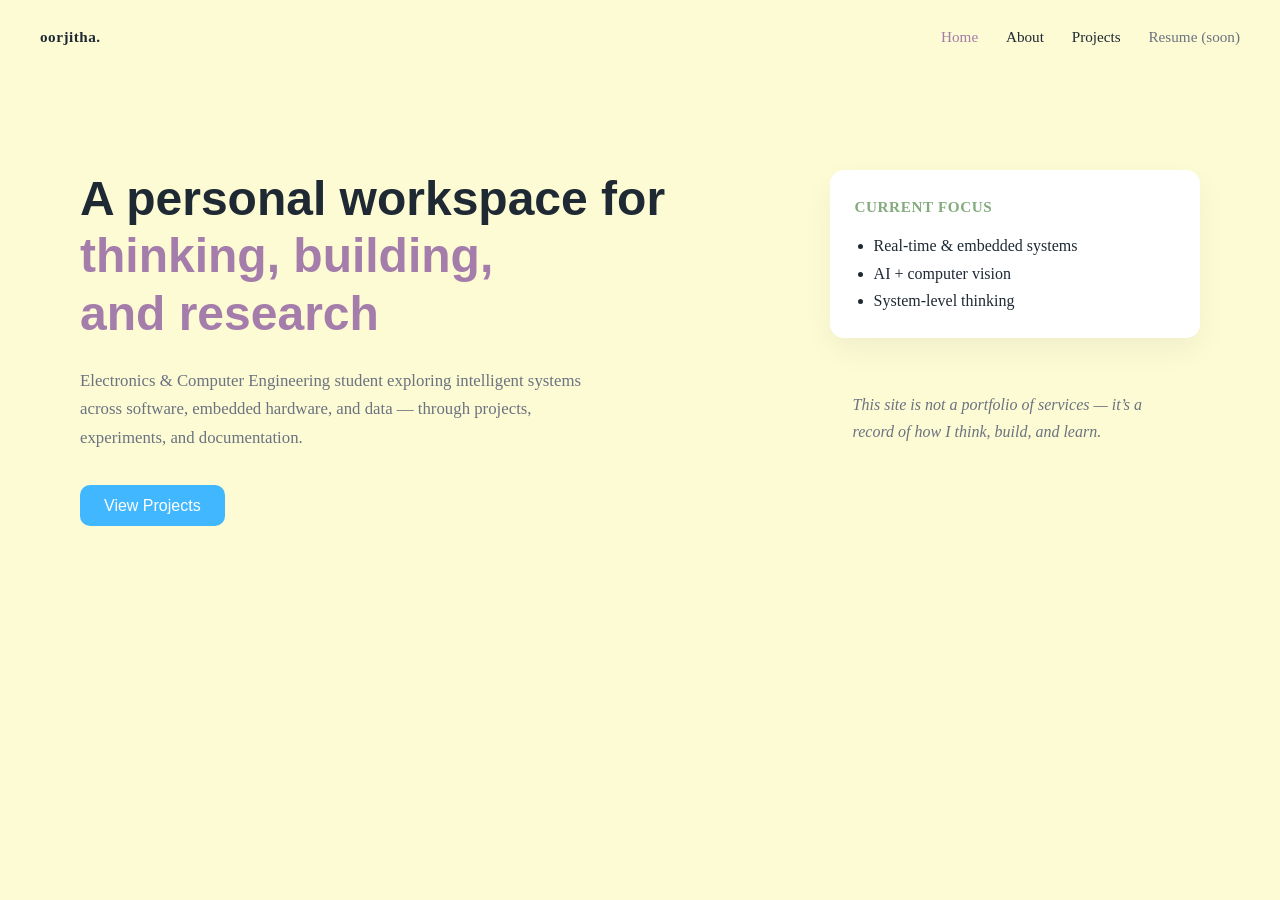
<file: index.html>
<!DOCTYPE html>
<html lang="en">
<head>
  <meta charset="UTF-8" />
  <meta name="viewport" content="width=device-width, initial-scale=1.0" />
  <title>Oorjitha | Workspace</title>
  <link rel="stylesheet" href="style.css" />
</head>
<body>

<!-- NAVIGATION -->
<nav class="top-nav">
  <div class="nav-left">oorjitha.</div>
  <div class="nav-right">
    <a href="index.html" class="active">Home</a>
    <a href="about.html">About</a>
    <a href="projects.html">Projects</a>
    <span class="nav-muted">Resume (soon)</span>
  </div>
</nav>

<!-- HERO / WORKSPACE -->
<section class="workspace">

  <!-- LEFT: MAIN THOUGHT -->
  <div class="workspace-main">
    <h1>
      A personal workspace for<br />
      <span class="soft-highlight">thinking, building,<br />and research</span>
    </h1>

    <p class="workspace-intro">
      Electronics & Computer Engineering student exploring intelligent systems
      across software, embedded hardware, and data — through projects,
      experiments, and documentation.
    </p>

    <a href="projects.html" class="btn primary">View Projects</a>
  </div>

  <!-- RIGHT: NOTES -->
  <div class="workspace-notes">
    <div class="note-card">
      <h4>Current focus</h4>
      <ul>
        <li>Real-time & embedded systems</li>
        <li>AI + computer vision</li>
        <li>System-level thinking</li>
      </ul>
    </div>

    <div class="note-card subtle">
      <p>
        This site is not a portfolio of services —
        it’s a record of how I think, build, and learn.
      </p>
    </div>
  </div>

</section>

</body>
</html>
</file>
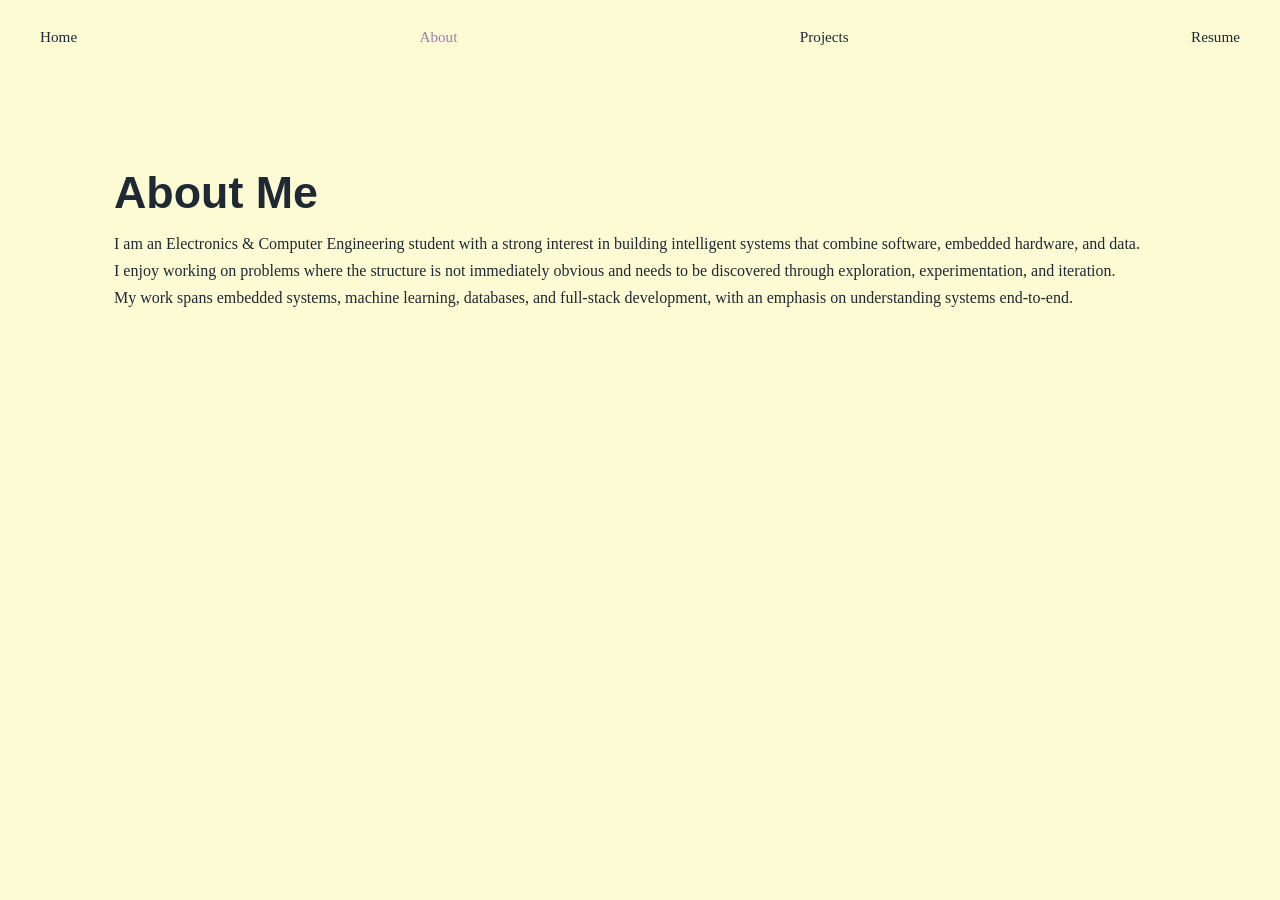
<file: aboout.html>
<!DOCTYPE html>
<html lang="en">
<head>
  <meta charset="UTF-8" />
  <meta name="viewport" content="width=device-width, initial-scale=1.0" />
  <title>About | Oorjitha</title>
  <link rel="stylesheet" href="style.css" />
</head>
<body>

<nav class="top-nav">
  <a href="index.html">Home</a>
  <a href="about.html" class="active">About</a>
  <a href="projects.html">Projects</a>
  <a href="resume.pdf" target="_blank">Resume</a>
</nav>

<section>
  <h1>About Me</h1>

  <p>
    I am an Electronics & Computer Engineering student with a strong interest in
    building intelligent systems that combine software, embedded hardware, and data.
  </p>

  <p>
    I enjoy working on problems where the structure is not immediately obvious
    and needs to be discovered through exploration, experimentation, and iteration.
  </p>

  <p>
    My work spans embedded systems, machine learning, databases, and full-stack
    development, with an emphasis on understanding systems end-to-end.
  </p>
</section>

</body>
</html>
</file>
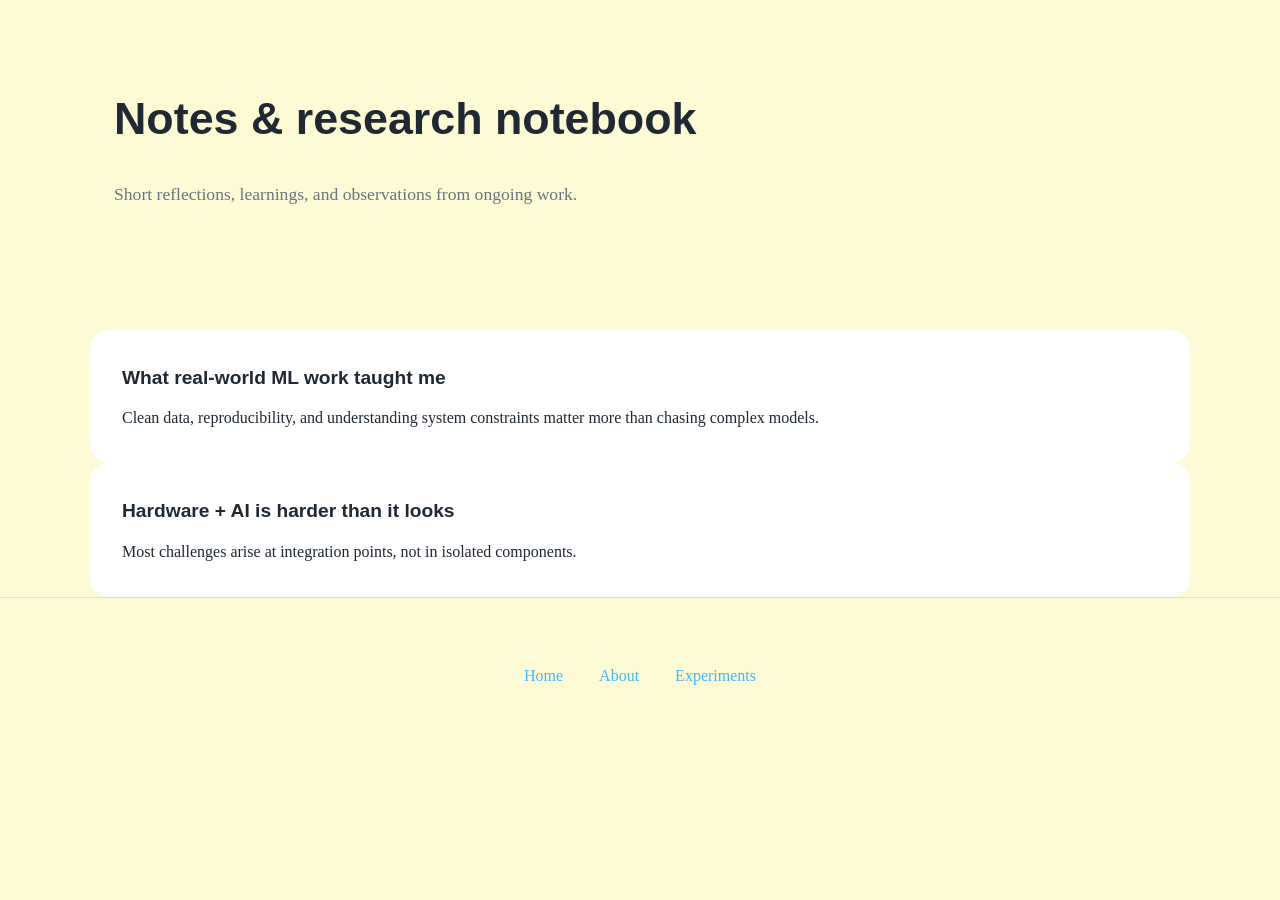
<file: notes.html>
<!DOCTYPE html>
<html lang="en">
<head>
  <meta charset="UTF-8" />
  <meta name="viewport" content="width=device-width, initial-scale=1.0" />
  <title>Notes | Oorjitha</title>
  <link rel="stylesheet" href="style.css" />
</head>

<body>

<section>
  <h1>Notes & research notebook</h1>

  <p class="subtitle">
    Short reflections, learnings, and observations from ongoing work.
  </p>
</section>

<section class="writing-item">
  <h3>What real-world ML work taught me</h3>
  <p>
    Clean data, reproducibility, and understanding system constraints matter
    more than chasing complex models.
  </p>
</section>

<section class="writing-item">
  <h3>Hardware + AI is harder than it looks</h3>
  <p>
    Most challenges arise at integration points, not in isolated components.
  </p>
</section>

<footer>
  <div class="footer-links">
    <a href="index.html">Home</a>
    <a href="about.html">About</a>
    <a href="experiments.html">Experiments</a>
  </div>
</footer>

</body>
</html>
</file>
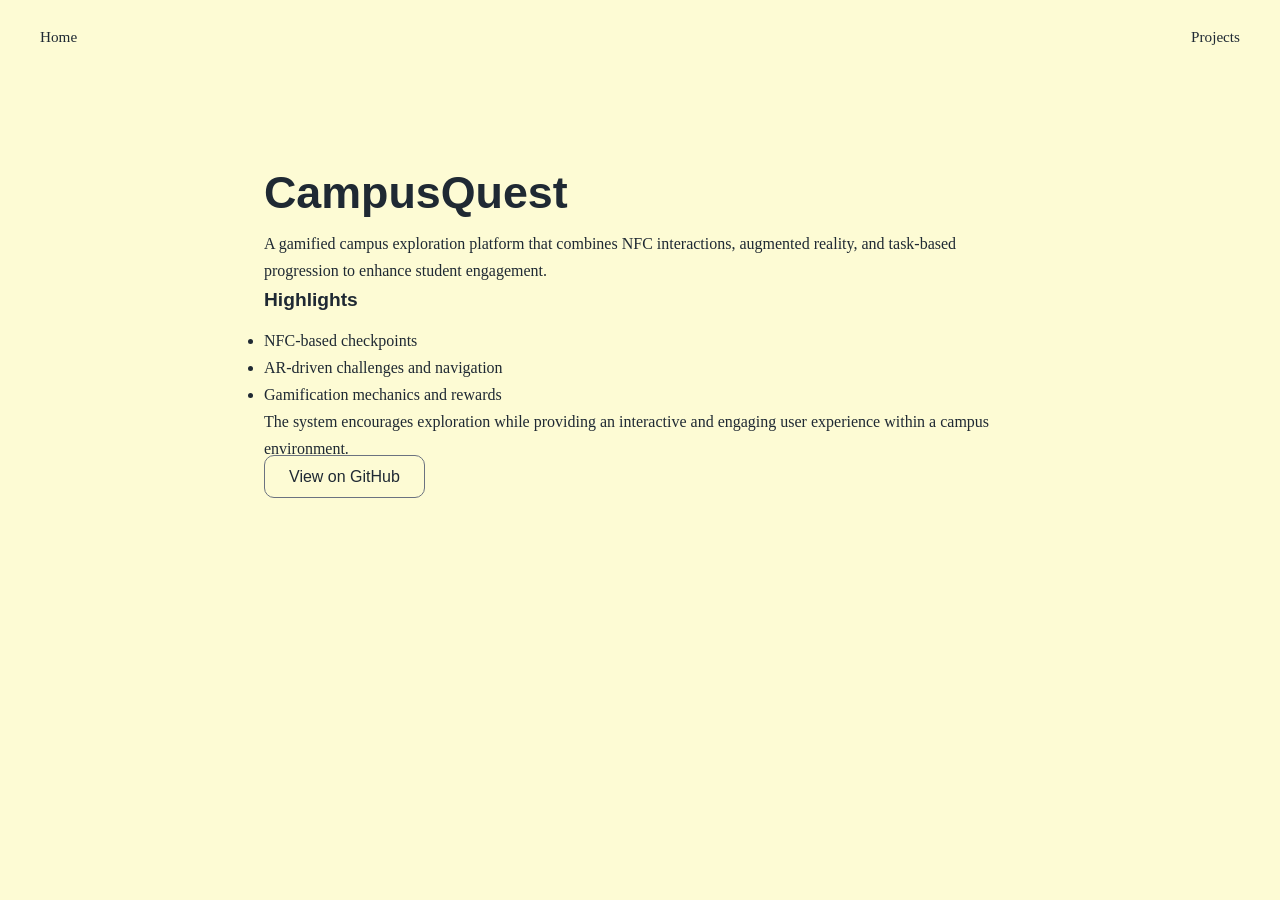
<file: projects/campusquest.html>
<!DOCTYPE html>
<html lang="en">
<head>
  <meta charset="UTF-8" />
  <meta name="viewport" content="width=device-width, initial-scale=1.0" />
  <title>CampusQuest</title>
  <link rel="stylesheet" href="../style.css" />
</head>
<body>

<nav class="top-nav">
  <a href="../index.html">Home</a>
  <a href="../projects.html">Projects</a>
</nav>

<section class="project-page">
  <h1>CampusQuest</h1>

  <p>
    A gamified campus exploration platform that combines NFC interactions,
    augmented reality, and task-based progression to enhance student engagement.
  </p>

  <h3>Highlights</h3>
  <ul>
    <li>NFC-based checkpoints</li>
    <li>AR-driven challenges and navigation</li>
    <li>Gamification mechanics and rewards</li>
  </ul>

  <p>
    The system encourages exploration while providing an interactive and
    engaging user experience within a campus environment.
  </p>

  <a href="https://github.com/oorjithareddy/YOUR_CAMPUSQUEST_REPO"
     target="_blank"
     class="btn secondary">
    View on GitHub
  </a>
</section>

</body>
</html>
</file>
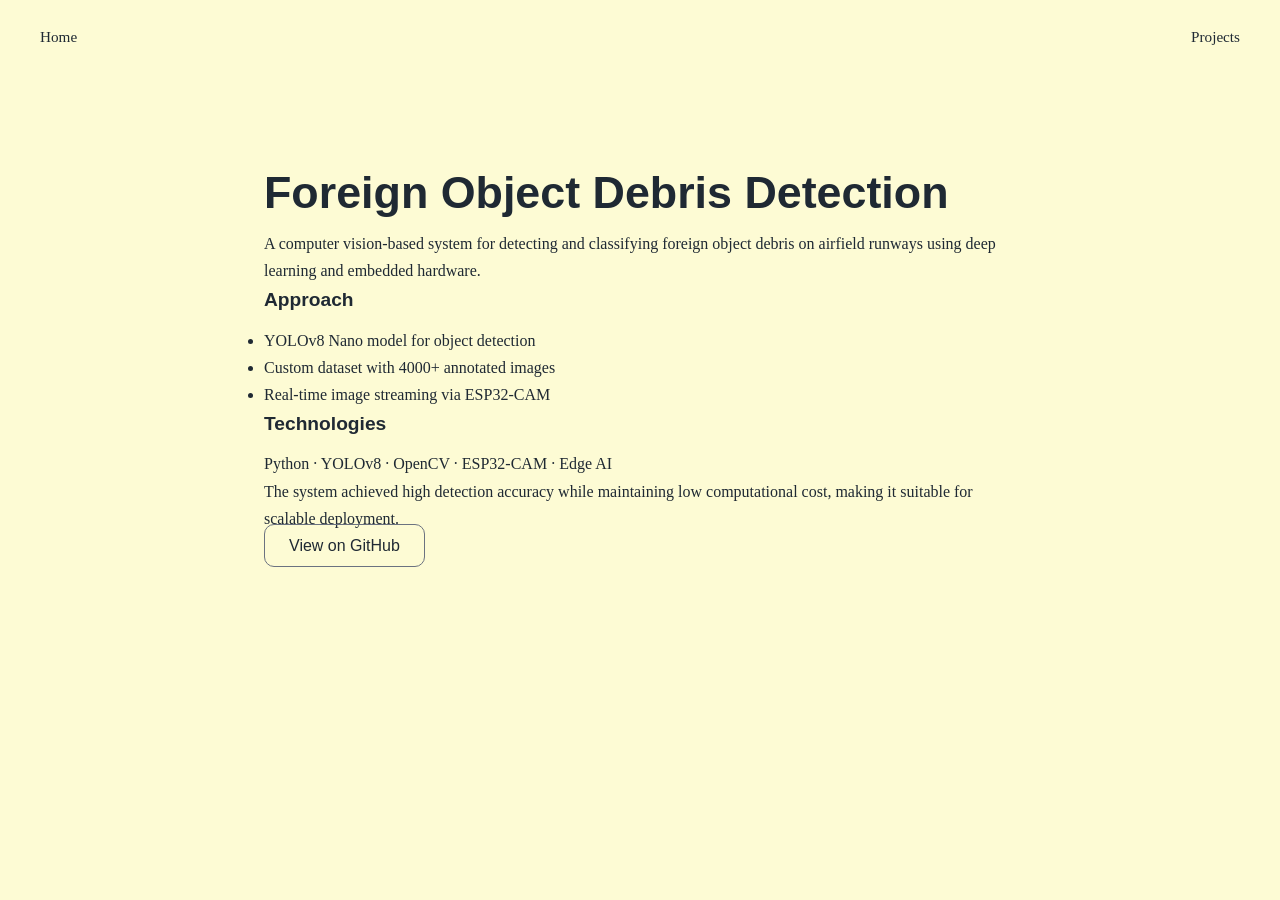
<file: projects/fod-detection.html>
<!DOCTYPE html>
<html lang="en">
<head>
  <meta charset="UTF-8" />
  <meta name="viewport" content="width=device-width, initial-scale=1.0" />
  <title>FOD Detection using Computer Vision</title>
  <link rel="stylesheet" href="../style.css" />
</head>
<body>

<nav class="top-nav">
  <a href="../index.html">Home</a>
  <a href="../projects.html">Projects</a>
</nav>

<section class="project-page">
  <h1>Foreign Object Debris Detection</h1>

  <p>
    A computer vision-based system for detecting and classifying foreign object
    debris on airfield runways using deep learning and embedded hardware.
  </p>

  <h3>Approach</h3>
  <ul>
    <li>YOLOv8 Nano model for object detection</li>
    <li>Custom dataset with 4000+ annotated images</li>
    <li>Real-time image streaming via ESP32-CAM</li>
  </ul>

  <h3>Technologies</h3>
  <p>
    Python · YOLOv8 · OpenCV · ESP32-CAM · Edge AI
  </p>

  <p>
    The system achieved high detection accuracy while maintaining low
    computational cost, making it suitable for scalable deployment.
  </p>

  <a href="https://github.com/oorjithareddy/YOUR_FOD_REPO"
     target="_blank"
     class="btn secondary">
    View on GitHub
  </a>
</section>

</body>
</html>
</file>
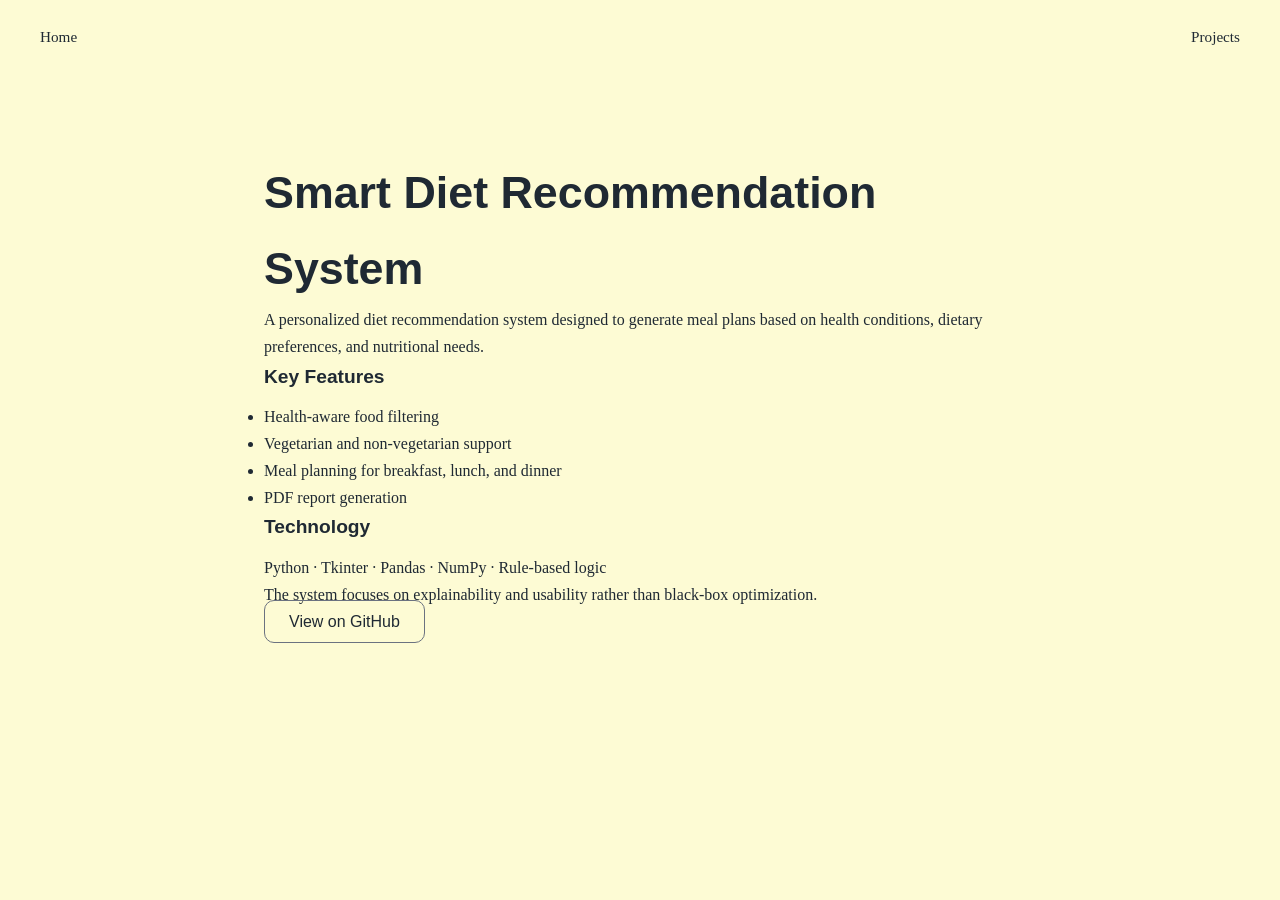
<file: projects/smart-diet.html>
<!DOCTYPE html>
<html lang="en">
<head>
  <meta charset="UTF-8" />
  <meta name="viewport" content="width=device-width, initial-scale=1.0" />
  <title>Smart Diet Recommendation System</title>
  <link rel="stylesheet" href="../style.css" />
</head>
<body>

<nav class="top-nav">
  <a href="../index.html">Home</a>
  <a href="../projects.html">Projects</a>
</nav>

<section class="project-page">
  <h1>Smart Diet Recommendation System</h1>

  <p>
    A personalized diet recommendation system designed to generate meal plans
    based on health conditions, dietary preferences, and nutritional needs.
  </p>

  <h3>Key Features</h3>
  <ul>
    <li>Health-aware food filtering</li>
    <li>Vegetarian and non-vegetarian support</li>
    <li>Meal planning for breakfast, lunch, and dinner</li>
    <li>PDF report generation</li>
  </ul>

  <h3>Technology</h3>
  <p>
    Python · Tkinter · Pandas · NumPy · Rule-based logic
  </p>

  <p>
    The system focuses on explainability and usability rather than black-box
    optimization.
  </p>

  <a href="https://github.com/oorjithareddy/YOUR_DIET_REPO"
     target="_blank"
     class="btn secondary">
    View on GitHub
  </a>
</section>

</body>
</html>
</file>
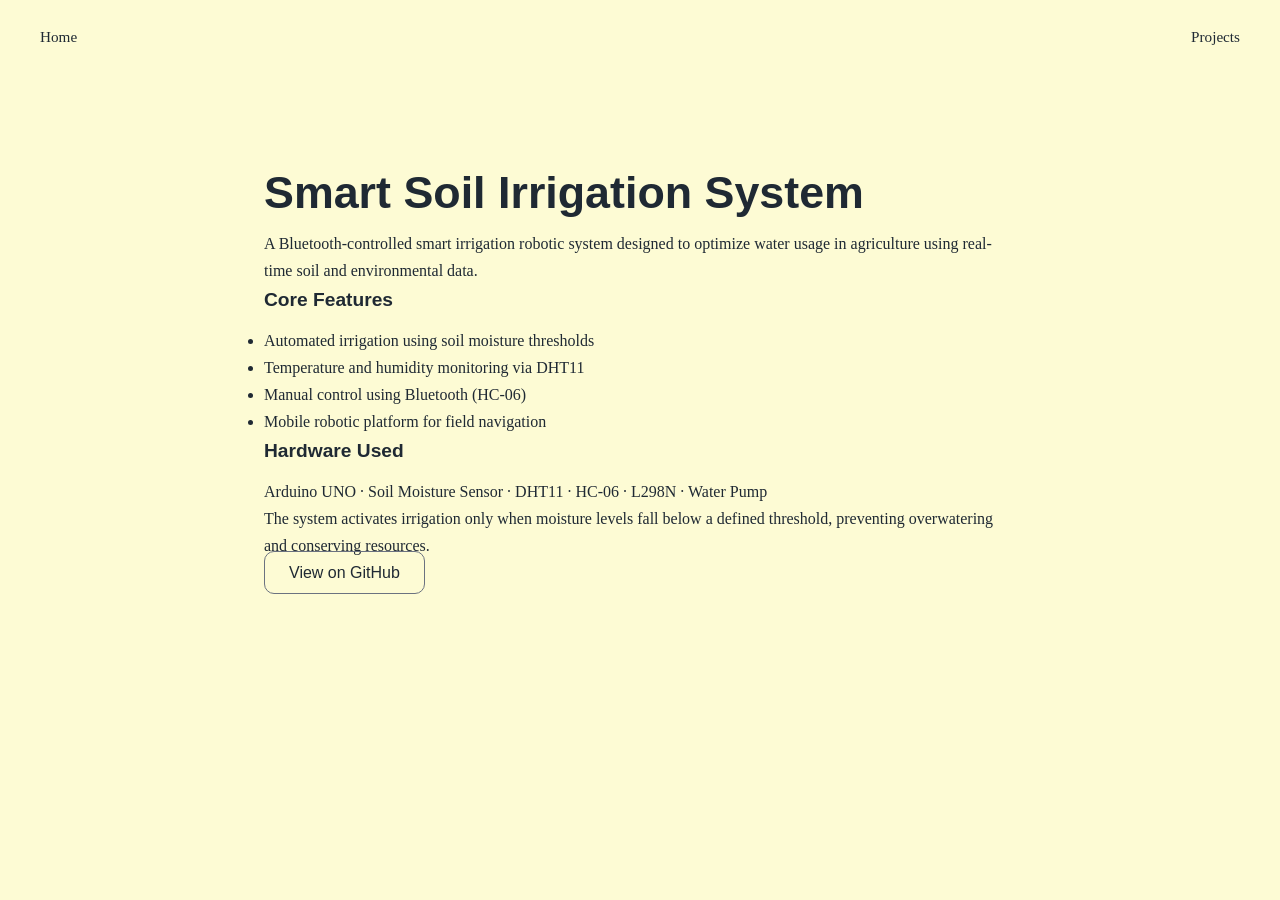
<file: projects/smart-irrigation.html>
<!DOCTYPE html>
<html lang="en">
<head>
  <meta charset="UTF-8" />
  <meta name="viewport" content="width=device-width, initial-scale=1.0" />
  <title>Smart Soil Irrigation System</title>
  <link rel="stylesheet" href="../style.css" />
</head>
<body>

<nav class="top-nav">
  <a href="../index.html">Home</a>
  <a href="../projects.html">Projects</a>
</nav>

<section class="project-page">
  <h1>Smart Soil Irrigation System</h1>

  <p>
    A Bluetooth-controlled smart irrigation robotic system designed to optimize
    water usage in agriculture using real-time soil and environmental data.
  </p>

  <h3>Core Features</h3>
  <ul>
    <li>Automated irrigation using soil moisture thresholds</li>
    <li>Temperature and humidity monitoring via DHT11</li>
    <li>Manual control using Bluetooth (HC-06)</li>
    <li>Mobile robotic platform for field navigation</li>
  </ul>

  <h3>Hardware Used</h3>
  <p>
    Arduino UNO · Soil Moisture Sensor · DHT11 · HC-06 · L298N · Water Pump
  </p>

  <p>
    The system activates irrigation only when moisture levels fall below a
    defined threshold, preventing overwatering and conserving resources.
  </p>

  <a href="https://github.com/oorjithareddy/YOUR_IRRIGATION_REPO"
     target="_blank"
     class="btn secondary">
    View on GitHub
  </a>
</section>

</body>
</html>
</file>
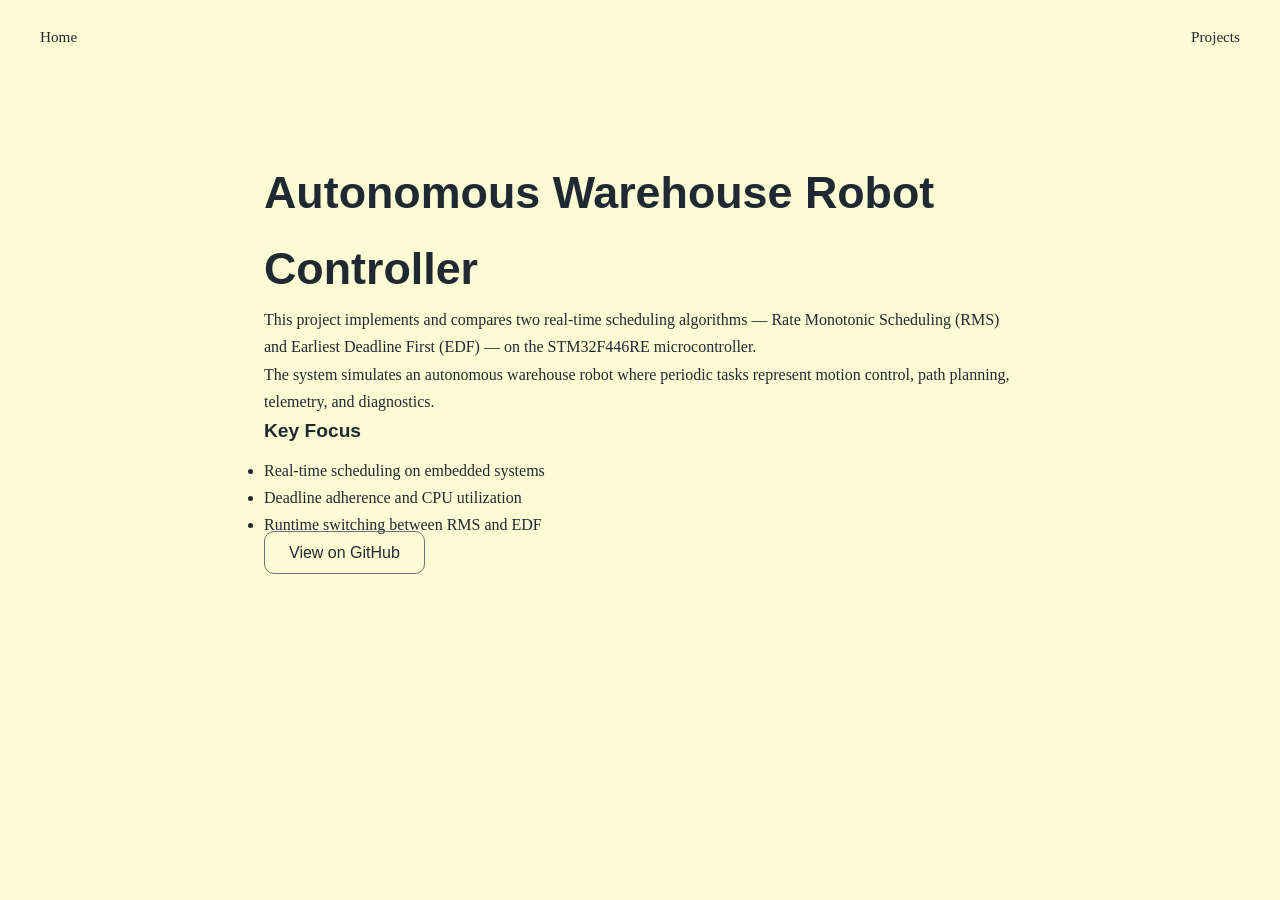
<file: projects/warehouse-robot.html>
<!DOCTYPE html>
<html lang="en">
<head>
  <meta charset="UTF-8" />
  <meta name="viewport" content="width=device-width, initial-scale=1.0" />
  <title>Autonomous Warehouse Robot Controller</title>
  <link rel="stylesheet" href="../style.css" />
</head>
<body>

<nav class="top-nav">
  <a href="../index.html">Home</a>
  <a href="../projects.html">Projects</a>
</nav>

<section class="project-page">
  <h1>Autonomous Warehouse Robot Controller</h1>

  <p>
    This project implements and compares two real-time scheduling algorithms —
    Rate Monotonic Scheduling (RMS) and Earliest Deadline First (EDF) — on the
    STM32F446RE microcontroller.
  </p>

  <p>
    The system simulates an autonomous warehouse robot where periodic tasks
    represent motion control, path planning, telemetry, and diagnostics.
  </p>

  <h3>Key Focus</h3>
  <ul>
    <li>Real-time scheduling on embedded systems</li>
    <li>Deadline adherence and CPU utilization</li>
    <li>Runtime switching between RMS and EDF</li>
  </ul>

  <a href="https://github.com/oorjithareddy/YOUR_REPO_LINK"
     target="_blank"
     class="btn secondary">
    View on GitHub
  </a>
</section>

</body>
</html>
</file>
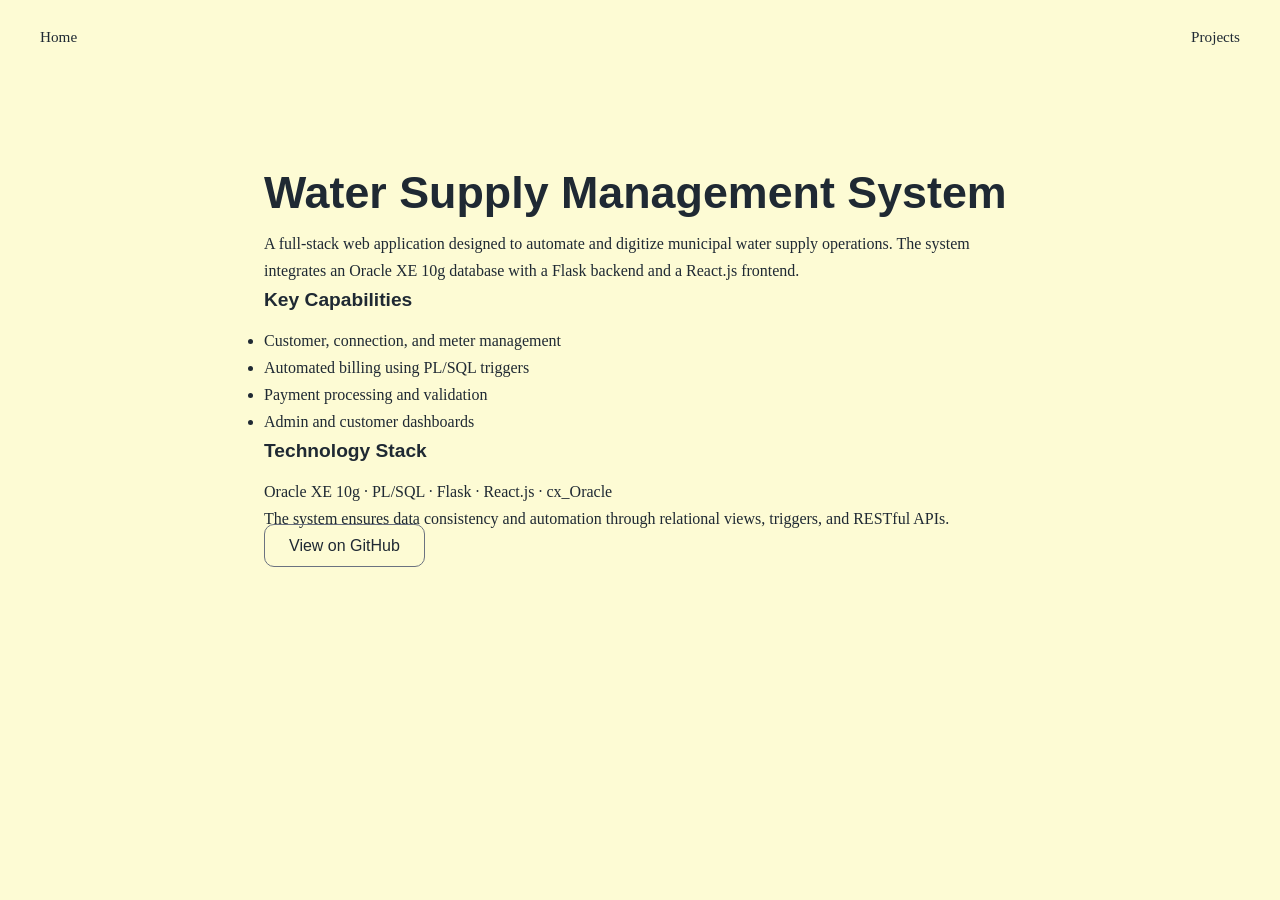
<file: projects/water-management.html>
<!DOCTYPE html>
<html lang="en">
<head>
  <meta charset="UTF-8" />
  <meta name="viewport" content="width=device-width, initial-scale=1.0" />
  <title>Water Supply Management System</title>
  <link rel="stylesheet" href="../style.css" />
</head>
<body>

<nav class="top-nav">
  <a href="../index.html">Home</a>
  <a href="../projects.html">Projects</a>
</nav>

<section class="project-page">
  <h1>Water Supply Management System</h1>

  <p>
    A full-stack web application designed to automate and digitize municipal
    water supply operations. The system integrates an Oracle XE 10g database
    with a Flask backend and a React.js frontend.
  </p>

  <h3>Key Capabilities</h3>
  <ul>
    <li>Customer, connection, and meter management</li>
    <li>Automated billing using PL/SQL triggers</li>
    <li>Payment processing and validation</li>
    <li>Admin and customer dashboards</li>
  </ul>

  <h3>Technology Stack</h3>
  <p>
    Oracle XE 10g · PL/SQL · Flask · React.js · cx_Oracle
  </p>

  <p>
    The system ensures data consistency and automation through relational
    views, triggers, and RESTful APIs.
  </p>

  <a href="https://github.com/oorjithareddy/YOUR_WATER_MANAGEMENT_REPO"
     target="_blank"
     class="btn secondary">
    View on GitHub
  </a>
</section>

</body>
</html>
</file>
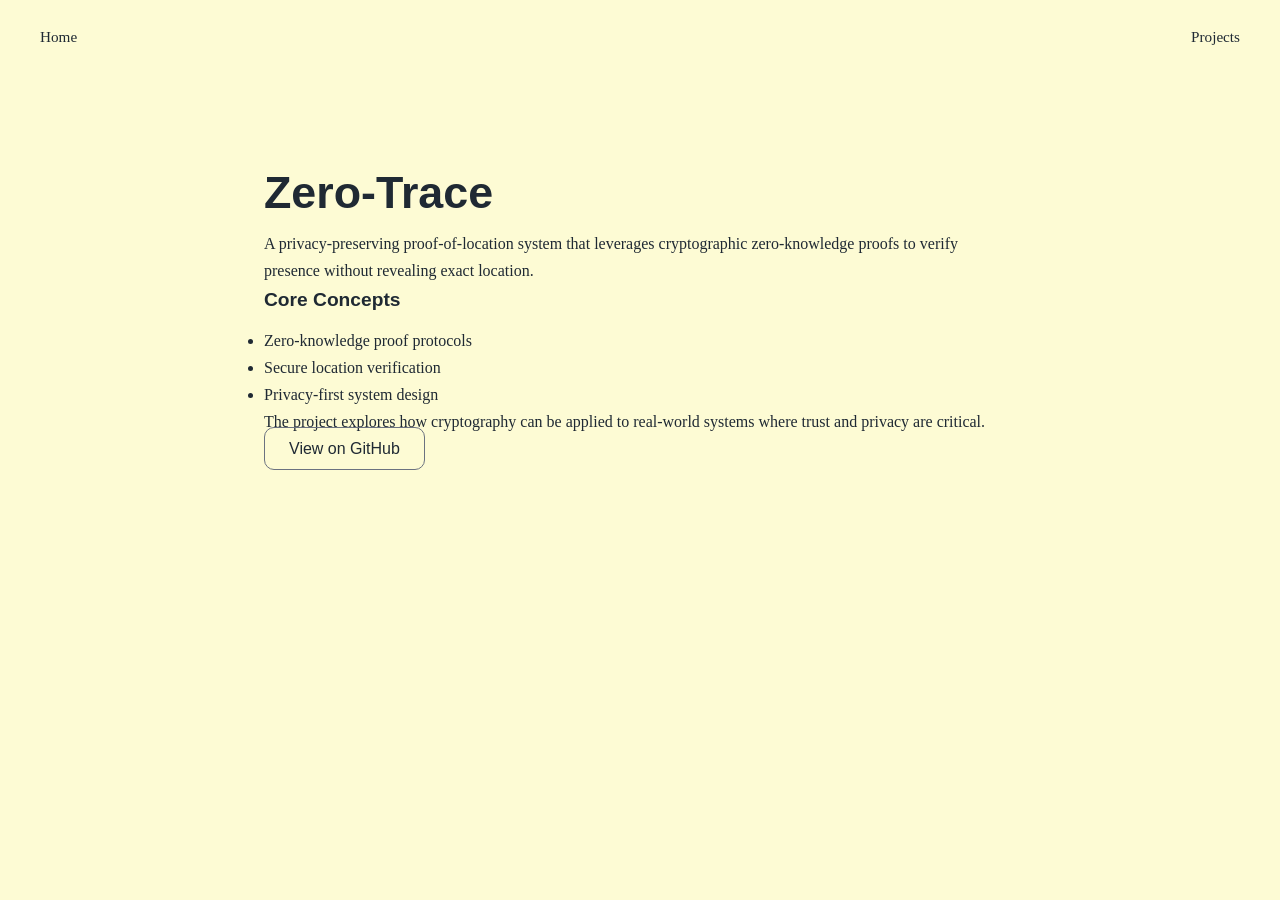
<file: projects/zero-trace.html>
<!DOCTYPE html>
<html lang="en">
<head>
  <meta charset="UTF-8" />
  <meta name="viewport" content="width=device-width, initial-scale=1.0" />
  <title>Zero-Trace</title>
  <link rel="stylesheet" href="../style.css" />
</head>
<body>

<nav class="top-nav">
  <a href="../index.html">Home</a>
  <a href="../projects.html">Projects</a>
</nav>

<section class="project-page">
  <h1>Zero-Trace</h1>

  <p>
    A privacy-preserving proof-of-location system that leverages cryptographic
    zero-knowledge proofs to verify presence without revealing exact location.
  </p>

  <h3>Core Concepts</h3>
  <ul>
    <li>Zero-knowledge proof protocols</li>
    <li>Secure location verification</li>
    <li>Privacy-first system design</li>
  </ul>

  <p>
    The project explores how cryptography can be applied to real-world systems
    where trust and privacy are critical.
  </p>

  <a href="https://github.com/oorjithareddy/YOUR_ZERO_TRACE_REPO"
     target="_blank"
     class="btn secondary">
    View on GitHub
  </a>
</section>

</body>
</html>
</file>
<file: style.css>
:root {
  --cream: #fdfbd4;
  --lilac: #a47dab;
  --sage: #84ab7d;
  --blue: #40b7ff;

  --text-dark: #1f2933;
  --text-muted: #6b7280;
}

/* RESET */
* {
  margin: 0;
  padding: 0;
  box-sizing: border-box;
}

html {
  scroll-behavior: smooth;
}

/* BASE */
body {
  font-family: 'Libre Baskerville', serif;
  background-color: var(--cream);
  color: var(--text-dark);
  line-height: 1.7;
  overflow-x: hidden;
}

/* TYPOGRAPHY */
h1, h2, h3 {
  font-family: 'Archivo Black', sans-serif;
}

h1 {
  font-size: 2.8rem;
}

h2 {
  font-size: 2rem;
  margin-bottom: 2rem;
}

h3 {
  font-size: 1.2rem;
  margin-bottom: 0.6rem;
}

/* SYSTEM SIDEBAR */
.system-sidebar {
  position: fixed;
  top: 120px;
  right: 24px;
  width: 190px;
  background: rgba(255, 255, 255, 0.6);
  border-left: 4px solid var(--sage);
  padding: 1rem;
  font-size: 0.85rem;
  color: var(--text-muted);
  border-radius: 10px;
}

.system-title {
  font-size: 0.75rem;
  letter-spacing: 1px;
  color: var(--lilac);
  margin-bottom: 0.6rem;
}

/* SECTIONS */
section {
  max-width: 1100px;
  margin: 0 auto;
  padding: 5rem 1.5rem;
}

/* HERO */
#hero {
  min-height: 90vh;
  display: grid;
  grid-template-columns: 1.2fr 0.8fr;
  gap: 3rem;
  align-items: center;
}

.highlight {
  color: var(--lilac);
}

.subtitle {
  font-size: 1.1rem;
  color: var(--text-muted);
  margin: 1.5rem 0 2.5rem;
}

.hero-buttons {
  display: flex;
  gap: 1rem;
}

.hero-note {
  margin-top: 2rem;
  font-size: 0.95rem;
  color: var(--text-muted);
}

/* BUTTONS */
.btn {
  padding: 0.75rem 1.5rem;
  border-radius: 10px;
  text-decoration: none;
  font-family: 'Inter', sans-serif;
}

.btn.primary {
  background-color: var(--blue);
  color: white;
}

.btn.secondary {
  border: 1px solid var(--text-muted);
  color: var(--text-dark);
}

/* HERO VISUAL */
.hero-visual {
  position: relative;
}

.doodle {
  width: 220px;
  opacity: 0.35;
}

/* DIVIDER */
.section-divider {
  text-align: center;
  margin: 3rem 0;
  letter-spacing: 6px;
  color: var(--text-muted);
}

/* CAPABILITIES */
.cap-grid {
  display: grid;
  grid-template-columns: repeat(auto-fit, minmax(230px, 1fr));
  gap: 1.8rem;
}

.cap-card {
  background: white;
  padding: 1.8rem;
  border-radius: 16px;
  box-shadow: 0 8px 25px rgba(0,0,0,0.05);
}

/* ASIDE */
.aside {
  margin-top: 2.5rem;
  font-style: italic;
  color: var(--text-muted);
  max-width: 650px;
}

/* PROJECTS */
.project {
  background: white;
  padding: 2rem;
  border-radius: 18px;
  margin-bottom: 2rem;
  box-shadow: 0 8px 25px rgba(0,0,0,0.05);
}

.project-tag {
  font-size: 0.7rem;
  letter-spacing: 1px;
  color: var(--sage);
}

.tech {
  font-size: 0.9rem;
  color: var(--text-muted);
  margin: 0.7rem 0 1.2rem;
}

.project-link {
  color: var(--blue);
  text-decoration: none;
}

/* NOTES */
.writing-item {
  background: white;
  padding: 2rem;
  border-radius: 18px;
}

/* FOOTER */
footer {
  text-align: center;
  padding: 4rem 1.5rem;
  border-top: 1px solid rgba(0,0,0,0.1);
}

.footer-links a {
  margin: 0 1rem;
  color: var(--blue);
  text-decoration: none;
}

.footer-note {
  font-size: 0.9rem;
  color: var(--text-muted);
}

/* RESPONSIVE */
@media (max-width: 900px) {
  #hero {
    grid-template-columns: 1fr;
  }

  .system-sidebar {
    display: none;
  }
}
.top-nav {
  display: flex;
  gap: 2rem;
  padding: 1.5rem;
}

.top-nav a {
  text-decoration: none;
  color: var(--text-dark);
  font-weight: 500;
}

.top-nav a.active {
  color: var(--lilac);
}

.projects-grid {
  display: grid;
  grid-template-columns: repeat(auto-fit, minmax(260px, 1fr));
  gap: 2rem;
  margin-top: 2rem;
}

.project-card {
  background: white;
  padding: 2rem;
  border-radius: 16px;
  text-decoration: none;
  color: var(--text-dark);
  box-shadow: 0 8px 25px rgba(0,0,0,0.05);
}

.project-card:hover {
  transform: translateY(-4px);
}

.project-page {
  max-width: 800px;
}
/* ---------- NAV (EDITORIAL) ---------- */
.top-nav {
  display: flex;
  justify-content: space-between;
  align-items: center;
  padding: 1.5rem 2.5rem;
  font-size: 0.95rem;
}

.nav-left {
  font-weight: 600;
  letter-spacing: 0.5px;
}

.nav-right a {
  margin-left: 1.5rem;
  text-decoration: none;
  color: var(--text-dark);
}

.nav-right a.active {
  color: var(--lilac);
}

.nav-muted {
  margin-left: 1.5rem;
  color: var(--text-muted);
}

/* ---------- WORKSPACE LAYOUT ---------- */
.workspace {
  max-width: 1200px;
  margin: 0 auto;
  padding: 6rem 2.5rem;
  display: grid;
  grid-template-columns: 1.3fr 0.7fr;
  gap: 4rem;
}

/* ---------- MAIN AREA ---------- */
.workspace-main h1 {
  font-size: 3rem;
  line-height: 1.2;
  margin-bottom: 1.5rem;
}

.soft-highlight {
  color: var(--lilac);
}

.workspace-intro {
  max-width: 520px;
  font-size: 1.05rem;
  color: var(--text-muted);
  margin-bottom: 2.5rem;
}

/* ---------- NOTES ---------- */
.workspace-notes {
  display: flex;
  flex-direction: column;
  gap: 1.8rem;
}

.note-card {
  background: #ffffff;
  padding: 1.5rem;
  border-radius: 14px;
  box-shadow: 0 12px 30px rgba(0,0,0,0.05);
}

.note-card h4 {
  margin-bottom: 0.8rem;
  font-size: 0.95rem;
  letter-spacing: 0.04em;
  text-transform: uppercase;
  color: var(--sage);
}

.note-card ul {
  padding-left: 1.2rem;
  color: var(--text-dark);
}

.note-card.subtle {
  background: transparent;
  box-shadow: none;
  border-left: 3px solid var(--cream);
  padding-left: 1.2rem;
  font-style: italic;
  color: var(--text-muted);
}

/* ---------- RESPONSIVE ---------- */
@media (max-width: 900px) {
  .workspace {
    grid-template-columns: 1fr;
  }
}
</file>
